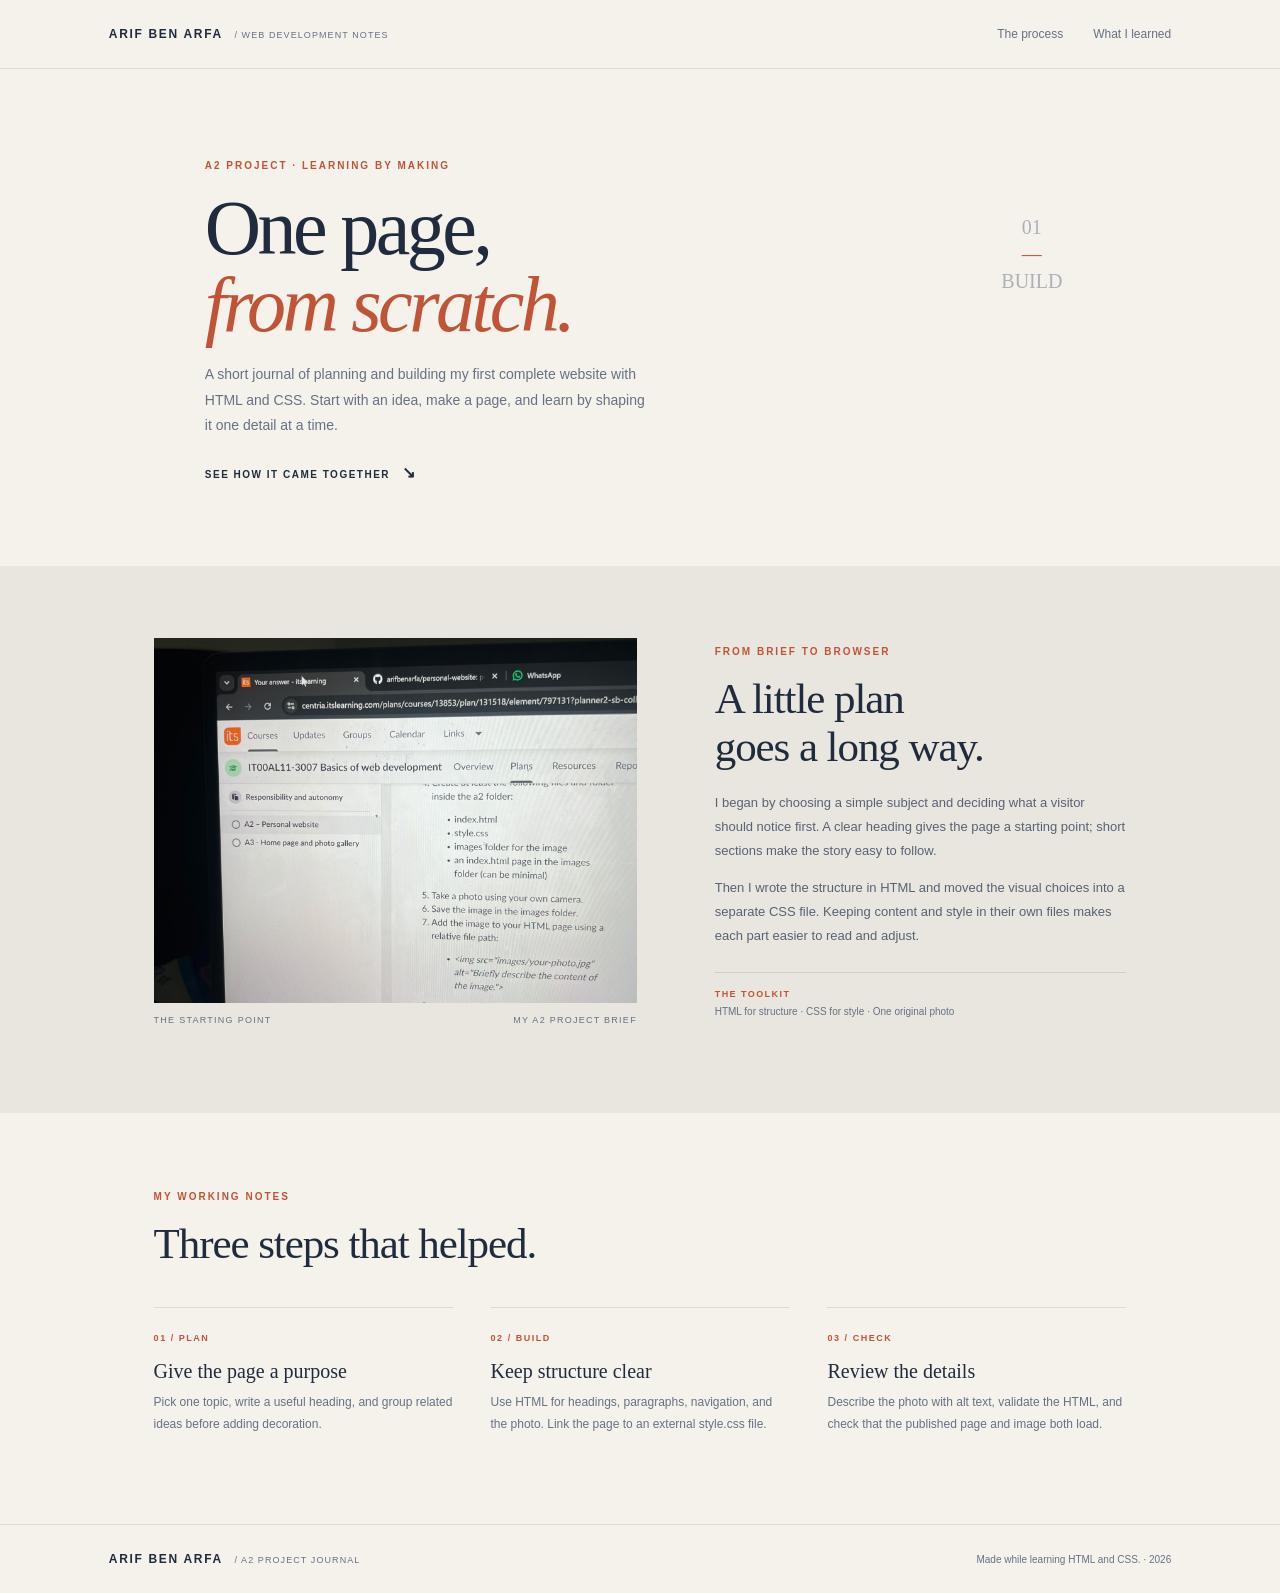
<file: a2/index.html>
<!doctype html>
<!-- Created by Arif Ben Arfa -->
<html lang="en">
<head>
  <meta charset="utf-8">
  <meta name="viewport" content="width=device-width, initial-scale=1">
  <meta name="description" content="A short journal about planning and building my first website with HTML and CSS.">
  <title>One Page, From Scratch | Arif Ben Arfa</title>
  <link rel="stylesheet" href="style.css">
</head>
<body>
  <header class="site-header">
    <a class="wordmark" href="index.html" aria-label="Arif Ben Arfa home">ARIF BEN ARFA<span> / WEB DEVELOPMENT NOTES</span></a>
    <nav aria-label="Main navigation">
      <a href="#process">The process</a>
      <a href="#lessons">What I learned</a>
    </nav>
  </header>

  <main>
    <section class="hero" aria-labelledby="page-title">
      <p class="eyebrow">A2 PROJECT · LEARNING BY MAKING</p>
      <h1 id="page-title">One page,<br><em>from scratch.</em></h1>
      <p class="intro">A short journal of planning and building my first complete website with HTML and CSS. Start with an idea, make a page, and learn by shaping it one detail at a time.</p>
      <a class="text-link" href="#process">SEE HOW IT CAME TOGETHER <span aria-hidden="true">↘</span></a>
      <div class="hero-mark" aria-hidden="true">01<br><span>—</span><br>BUILD</div>
    </section>

    <div class="feature" id="process">
      <figure class="photo-card">
        <img src="images/WhatsApp%20Image%202026-10-11%20at%2015.34.47.jpeg" alt="A close-up photograph of the HTML and CSS website assignment instructions on a screen">
        <figcaption><span>THE STARTING POINT</span><span>MY A2 PROJECT BRIEF</span></figcaption>
      </figure>
      <article class="story">
        <p class="eyebrow">FROM BRIEF TO BROWSER</p>
        <h2 id="process-title">A little plan<br>goes a long way.</h2>
        <p>I began by choosing a simple subject and deciding what a visitor should notice first. A clear heading gives the page a starting point; short sections make the story easy to follow.</p>
        <p>Then I wrote the structure in HTML and moved the visual choices into a separate CSS file. Keeping content and style in their own files makes each part easier to read and adjust.</p>
        <div class="route"><span>THE TOOLKIT</span><span>HTML for structure · CSS for style · One original photo</span></div>
      </article>
    </div>

    <section class="notes" id="lessons" aria-labelledby="lessons-title">
      <p class="eyebrow">MY WORKING NOTES</p>
      <h2 id="lessons-title">Three steps that helped.</h2>
      <div class="note-grid">
        <article><span class="note-number">01 / PLAN</span><h3>Give the page a purpose</h3><p>Pick one topic, write a useful heading, and group related ideas before adding decoration.</p></article>
        <article><span class="note-number">02 / BUILD</span><h3>Keep structure clear</h3><p>Use HTML for headings, paragraphs, navigation, and the photo. Link the page to an external style.css file.</p></article>
        <article><span class="note-number">03 / CHECK</span><h3>Review the details</h3><p>Describe the photo with alt text, validate the HTML, and check that the published page and image both load.</p></article>
      </div>
    </section>
  </main>

  <footer class="site-footer"><a class="wordmark" href="#page-title">ARIF BEN ARFA<span> / A2 PROJECT JOURNAL</span></a><p>Made while learning HTML and CSS. · <span>2026</span></p></footer>
</body>
</html>
</file>
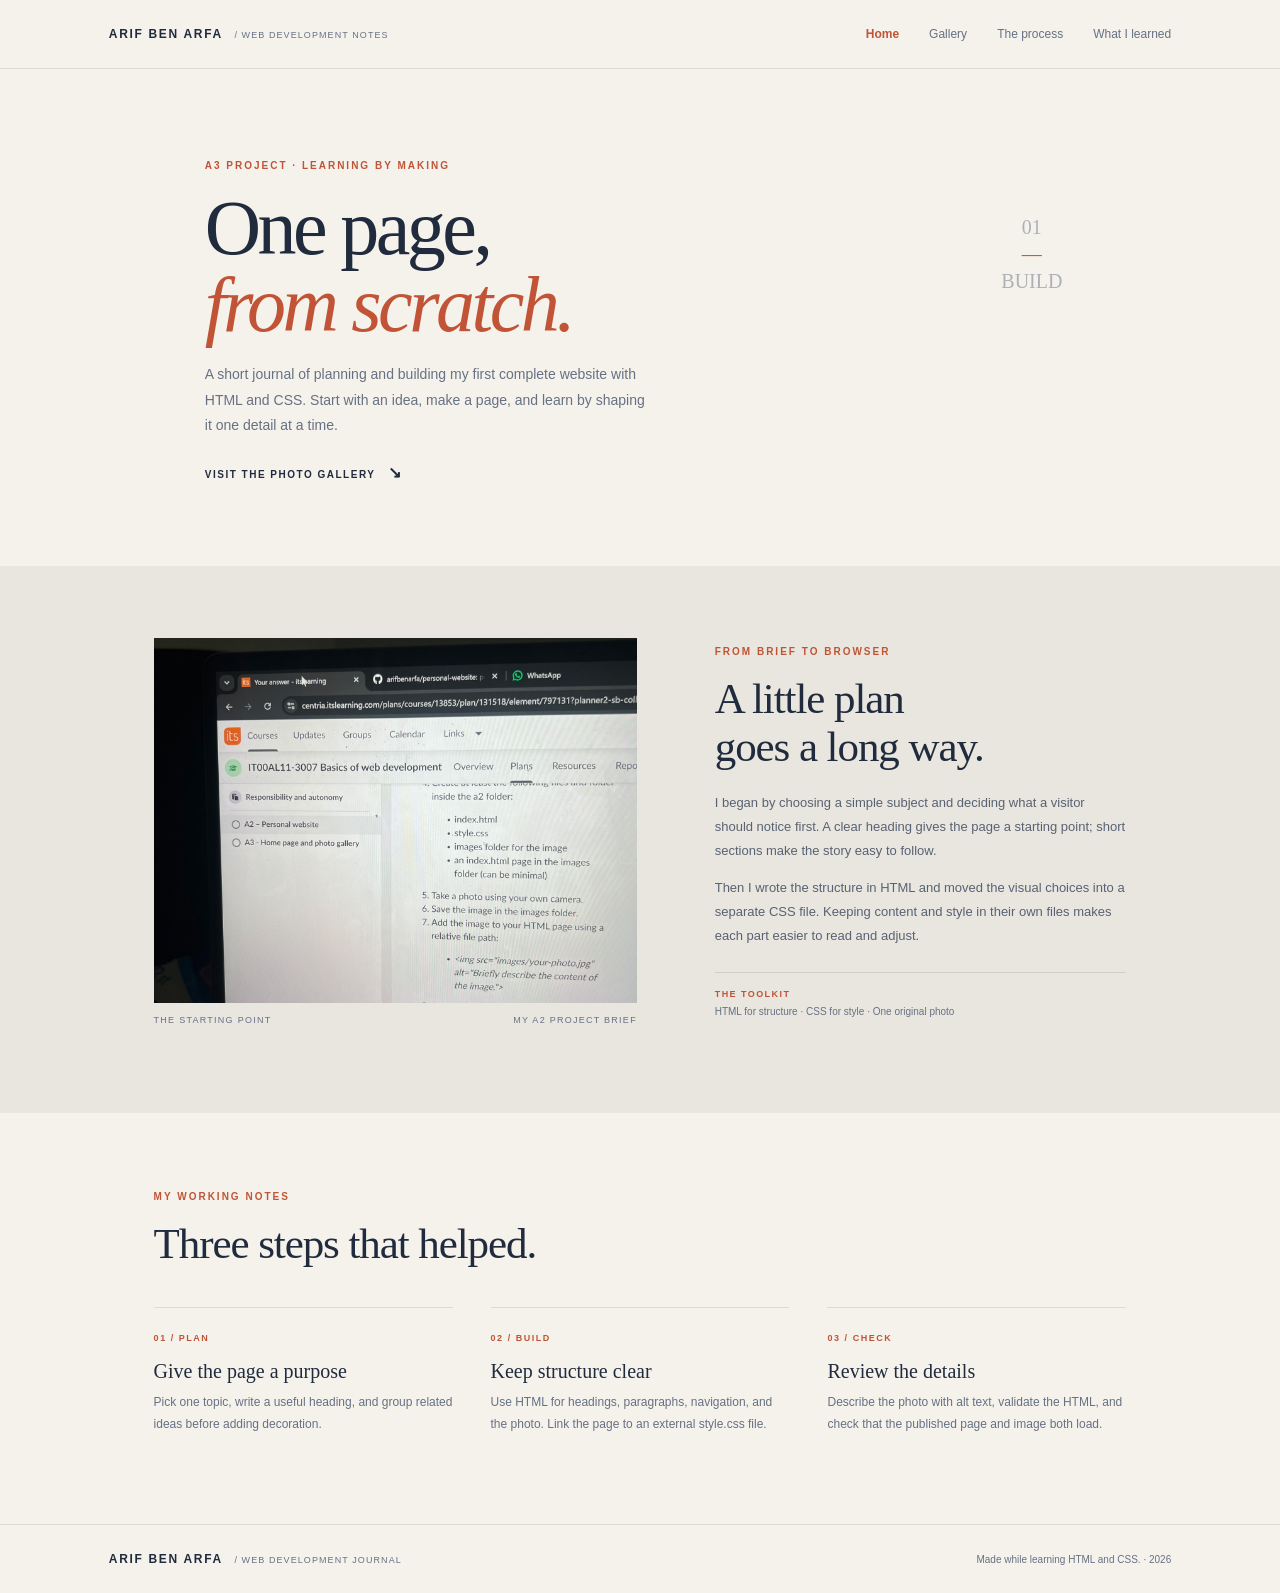
<file: a3/index.html>
<!doctype html>
<!-- Created by Arif Ben Arfa -->
<html lang="en">
<head>
  <meta charset="utf-8">
  <meta name="viewport" content="width=device-width, initial-scale=1">
  <meta name="description" content="A journal about learning web development, with a home page and a gallery of photographs from the process.">
  <title>From Scratch and Beyond | Arif Ben Arfa</title>
  <link rel="stylesheet" href="style.css">
  <link rel="icon" href="favicon.ico">
</head>
<body>
  <header class="site-header">
    <a class="wordmark" href="index.html" aria-label="Arif Ben Arfa home">ARIF BEN ARFA<span> / WEB DEVELOPMENT NOTES</span></a>
    <nav aria-label="Main navigation">
      <a href="index.html" aria-current="page">Home</a>
      <a href="gallery.html">Gallery</a>
      <a href="#process">The process</a>
      <a href="#lessons">What I learned</a>
    </nav>
  </header>

  <main>
    <section class="hero" aria-labelledby="page-title">
      <p class="eyebrow">A3 PROJECT · LEARNING BY MAKING</p>
      <h1 id="page-title">One page,<br><em>from scratch.</em></h1>
      <p class="intro">A short journal of planning and building my first complete website with HTML and CSS. Start with an idea, make a page, and learn by shaping it one detail at a time.</p>
      <a class="text-link" href="gallery.html">VISIT THE PHOTO GALLERY <span aria-hidden="true">↘</span></a>
      <div class="hero-mark" aria-hidden="true">01<br><span>—</span><br>BUILD</div>
    </section>

    <div class="feature" id="process">
      <figure class="photo-card">
        <img src="images/assignment-brief.jpeg" alt="A close-up photograph of the HTML and CSS website assignment instructions on a screen">
        <figcaption><span>THE STARTING POINT</span><span>MY A2 PROJECT BRIEF</span></figcaption>
      </figure>
      <article class="story">
        <p class="eyebrow">FROM BRIEF TO BROWSER</p>
        <h2 id="process-title">A little plan<br>goes a long way.</h2>
        <p>I began by choosing a simple subject and deciding what a visitor should notice first. A clear heading gives the page a starting point; short sections make the story easy to follow.</p>
        <p>Then I wrote the structure in HTML and moved the visual choices into a separate CSS file. Keeping content and style in their own files makes each part easier to read and adjust.</p>
        <div class="route"><span>THE TOOLKIT</span><span>HTML for structure · CSS for style · One original photo</span></div>
      </article>
    </div>

    <section class="notes" id="lessons" aria-labelledby="lessons-title">
      <p class="eyebrow">MY WORKING NOTES</p>
      <h2 id="lessons-title">Three steps that helped.</h2>
      <div class="note-grid">
        <article><span class="note-number">01 / PLAN</span><h3>Give the page a purpose</h3><p>Pick one topic, write a useful heading, and group related ideas before adding decoration.</p></article>
        <article><span class="note-number">02 / BUILD</span><h3>Keep structure clear</h3><p>Use HTML for headings, paragraphs, navigation, and the photo. Link the page to an external style.css file.</p></article>
        <article><span class="note-number">03 / CHECK</span><h3>Review the details</h3><p>Describe the photo with alt text, validate the HTML, and check that the published page and image both load.</p></article>
      </div>
    </section>
  </main>

  <footer class="site-footer"><a class="wordmark" href="#page-title">ARIF BEN ARFA<span> / WEB DEVELOPMENT JOURNAL</span></a><p>Made while learning HTML and CSS. · <span>2026</span></p></footer>
</body>
</html>
</file>
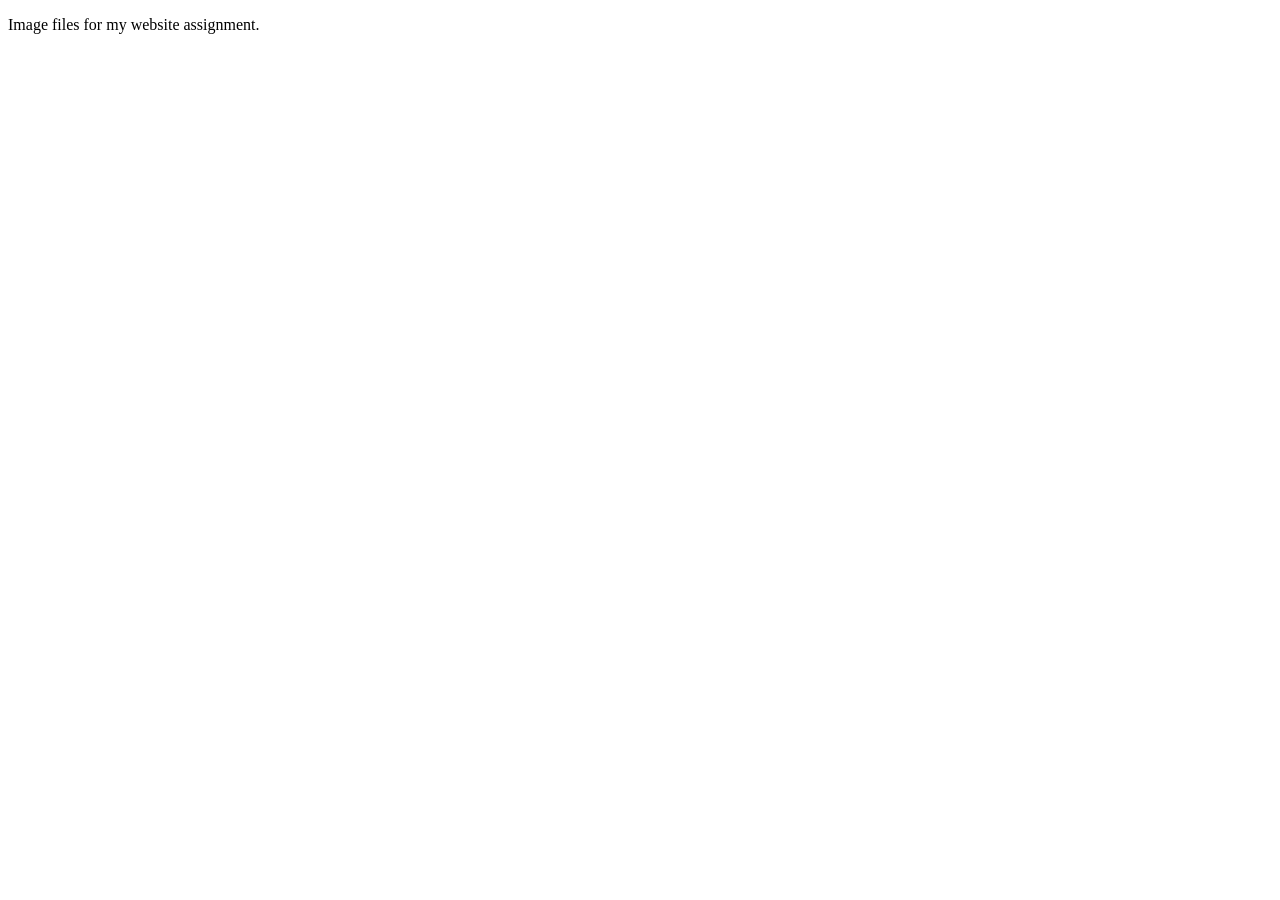
<file: a2/images/index.html>
<!doctype html>
<!-- Created by Arif Ben Arfa -->
<html lang="en">
<head>
  <meta charset="utf-8">
  <meta name="viewport" content="width=device-width, initial-scale=1">
  <title>A2 project images</title>
</head>
<body>
  <p>Image files for my website assignment.</p>
</body>
</html>
</file>
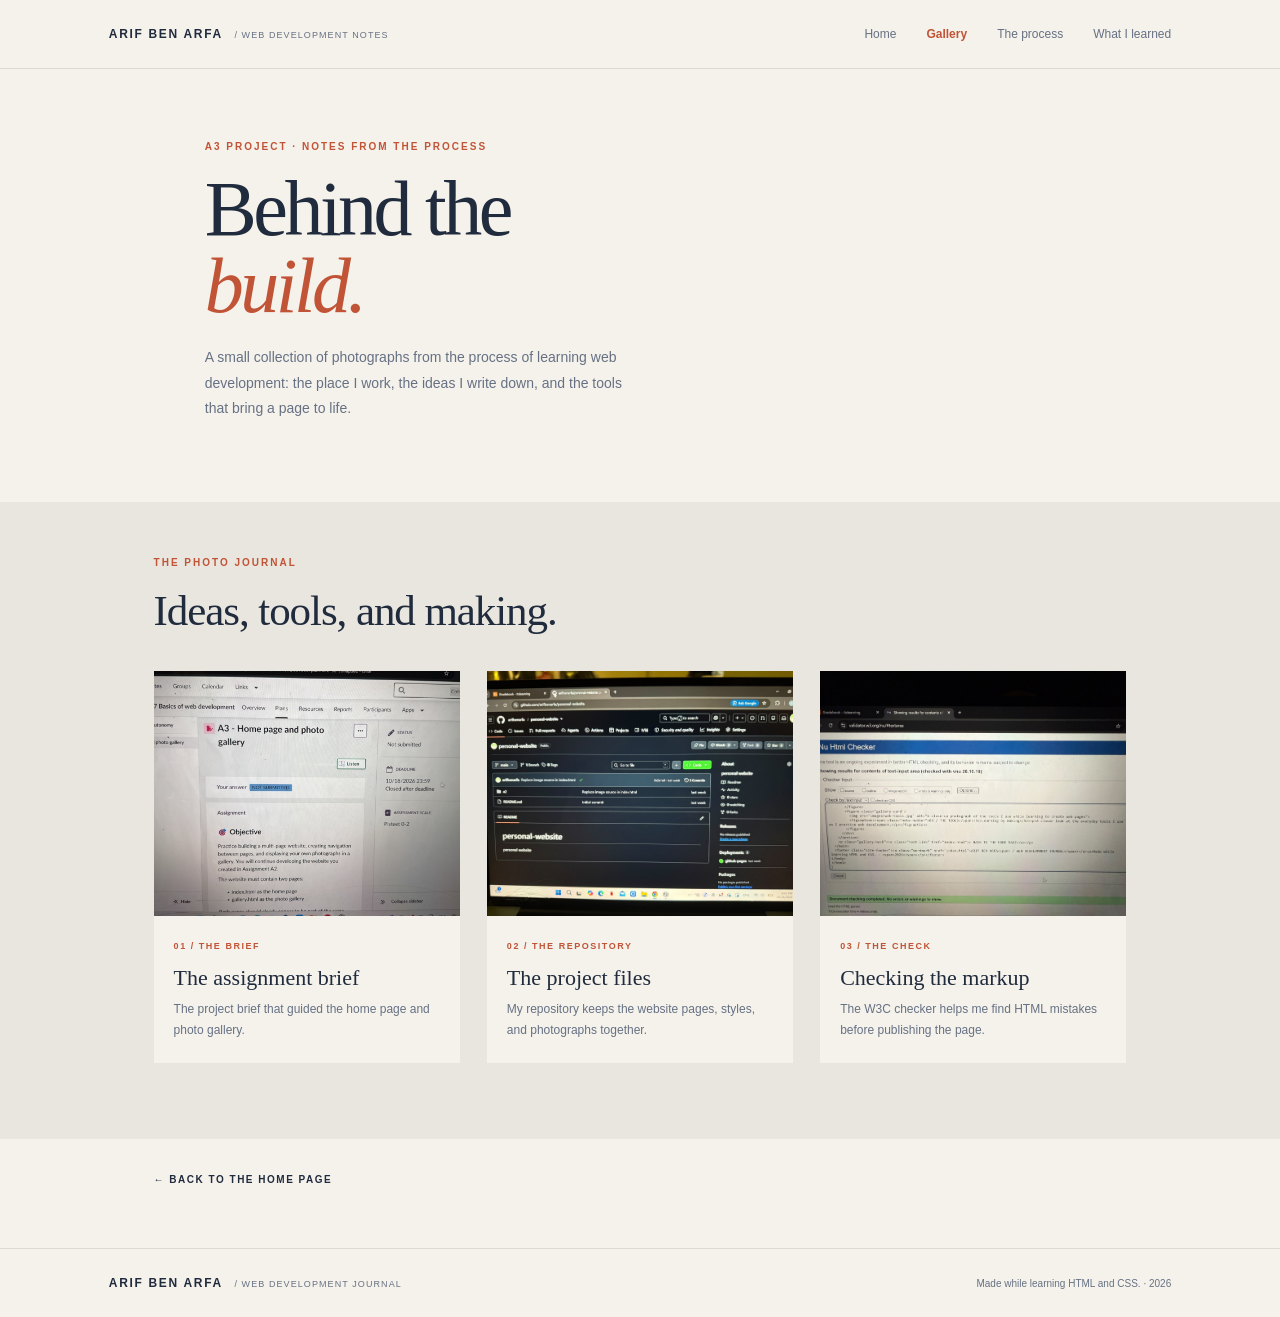
<file: a3/gallery.html>
<!-- Created by Arif Ben Arfa -->
<!doctype html>
<html lang="en">
<head>
  <meta charset="utf-8">
  <meta name="viewport" content="width=device-width, initial-scale=1">
  <meta name="description" content="A photo gallery about the tools and ideas behind my web development project.">
  <title>Behind the Build | Arif Ben Arfa</title>
  <link rel="stylesheet" href="style.css">
  <link rel="icon" href="favicon.ico">
</head>
<body>
  <header class="site-header">
    <a class="wordmark" href="index.html" aria-label="Arif Ben Arfa home">ARIF BEN ARFA<span> / WEB DEVELOPMENT NOTES</span></a>
    <nav aria-label="Main navigation">
      <a href="index.html">Home</a>
      <a href="gallery.html" aria-current="page">Gallery</a>
      <a href="index.html#process">The process</a>
      <a href="index.html#lessons">What I learned</a>
    </nav>
  </header>
  <main>
    <section class="gallery-intro" aria-labelledby="page-title">
      <p class="eyebrow">A3 PROJECT · NOTES FROM THE PROCESS</p>
      <h1 id="page-title">Behind the<br><em>build.</em></h1>
      <p class="intro">A small collection of photographs from the process of learning web development: the place I work, the ideas I write down, and the tools that bring a page to life.</p>
    </section>
    <section class="gallery-section" aria-labelledby="gallery-title">
      <p class="eyebrow">THE PHOTO JOURNAL</p>
      <h2 id="gallery-title">Ideas, tools, and making.</h2>
      <div class="gallery-grid">
        <figure class="gallery-card">
          <img src="images/a3-itslearning-brief.jpeg" alt="A camera photograph of the A3 personal website and photo gallery assignment open in itslearning">
          <figcaption><span class="note-number">01 / THE BRIEF</span><h3>The assignment brief</h3><p>The project brief that guided the home page and photo gallery.</p></figcaption>
        </figure>
        <figure class="gallery-card">
          <img src="images/a3-github-repository.jpeg" alt="A camera photograph of my GitHub personal-website repository open on a laptop">
          <figcaption><span class="note-number">02 / THE REPOSITORY</span><h3>The project files</h3><p>My repository keeps the website pages, styles, and photographs together.</p></figcaption>
        </figure>
        <figure class="gallery-card">
          <img src="images/a3-w3c-validation.jpeg" alt="A camera photograph of the W3C Nu HTML Checker showing no errors or warnings for my gallery">
          <figcaption><span class="note-number">03 / THE CHECK</span><h3>Checking the markup</h3><p>The W3C checker helps me find HTML mistakes before publishing the page.</p></figcaption>
        </figure>
      </div>
    </section>
    <p class="gallery-back"><a class="text-link" href="index.html">← BACK TO THE HOME PAGE</a></p>
  </main>
  <footer class="site-footer"><a class="wordmark" href="index.html">ARIF BEN ARFA<span> / WEB DEVELOPMENT JOURNAL</span></a><p>Made while learning HTML and CSS. · <span>2026</span></p></footer>
</body>
</html>
</file>
<file: a2/style.css>
/* Created by Arif Ben Arfa */

:root {
  color-scheme: light;
  --ink: #202b3d;
  --muted: #667183;
  --paper: #f5f2ec;
  --accent: #c15436;
  --line: #dedbd3;
}

* { box-sizing: border-box; }
html { scroll-behavior: smooth; }
body { margin: 0; background: var(--paper); color: var(--ink); font-family: Arial, Helvetica, sans-serif; }
a { color: inherit; }
.site-header, .site-footer { display: flex; align-items: center; justify-content: space-between; padding: 27px 8.5%; }
.site-header { border-bottom: 1px solid var(--line); }
.wordmark { font-size: 12px; font-weight: 700; letter-spacing: .14em; text-decoration: none; }
.wordmark span { margin-left: 8px; color: var(--muted); font-size: 9px; font-weight: 500; letter-spacing: .12em; }
nav { display: flex; gap: 30px; }
nav a { color: var(--muted); font-size: 12px; text-decoration: none; }
nav a:hover, .text-link:hover { color: var(--accent); }
.hero { position: relative; min-height: 470px; padding: 91px 16% 84px; overflow: hidden; }
.eyebrow { margin: 0 0 18px; color: var(--accent); font-size: 10px; font-weight: 700; letter-spacing: .2em; }
h1, h2, h3, p { margin-top: 0; }
h1, h2 { font-family: Georgia, 'Times New Roman', serif; font-weight: 500; }
h1 { margin-bottom: 19px; font-size: 78px; letter-spacing: -.045em; line-height: .99; }
h1 em { color: var(--accent); }
.intro { max-width: 440px; margin-bottom: 25px; color: var(--muted); font-size: 14px; line-height: 1.8; }
.text-link { color: var(--ink); font-size: 10px; font-weight: 700; letter-spacing: .15em; text-decoration: none; }
.text-link span { padding-left: 8px; font-size: 16px; }
.hero-mark { position: absolute; top: 145px; right: 17%; color: #adb1b7; font-family: Georgia, 'Times New Roman', serif; font-size: 20px; line-height: 1.35; text-align: center; }
.hero-mark span { color: var(--accent); }
.feature { display: grid; grid-template-columns: 1.08fr .92fr; gap: 8%; align-items: center; padding: 72px 12% 88px; background: #e9e6df; }
.photo-card { margin: 0; }
.photo-card img { display: block; width: 100%; height: 365px; background: #d6d1c8; object-fit: cover; }
.photo-card figcaption { display: flex; justify-content: space-between; margin-top: 12px; color: var(--muted); font-size: 9px; letter-spacing: .14em; }
.story h2, .notes h2 { margin-bottom: 20px; font-size: 43px; letter-spacing: -.025em; line-height: 1.12; }
.story > p:not(.eyebrow) { color: #586273; font-size: 13px; line-height: 1.85; }
.route { display: flex; flex-direction: column; gap: 7px; margin-top: 24px; padding-top: 16px; border-top: 1px solid #d2cec6; color: var(--muted); font-size: 10px; }
.route span:first-child { color: var(--accent); font-size: 9px; font-weight: 700; letter-spacing: .16em; }
.notes { padding: 78px 12% 89px; }
.notes h2 { margin-bottom: 39px; }
.note-grid { display: grid; grid-template-columns: repeat(3, 1fr); gap: 38px; }
.note-grid article { padding-top: 19px; border-top: 1px solid var(--line); }
.note-number { color: var(--accent); font-size: 9px; font-weight: 700; letter-spacing: .17em; }
.note-grid h3 { margin: 15px 0 9px; font-family: Georgia, 'Times New Roman', serif; font-size: 20px; font-weight: 500; }
.note-grid p { margin-bottom: 0; color: var(--muted); font-size: 12px; line-height: 1.8; }
.site-footer { border-top: 1px solid var(--line); }
.site-footer p { margin: 0; color: var(--muted); font-size: 10px; }
</file>
<file: a3/style.css>
/* Created by Arif Ben Arfa */

:root {
  color-scheme: light;
  --ink: #202b3d;
  --muted: #667183;
  --paper: #f5f2ec;
  --accent: #c15436;
  --line: #dedbd3;
}

* { box-sizing: border-box; }
html { scroll-behavior: smooth; }
body { margin: 0; background: var(--paper); color: var(--ink); font-family: Arial, Helvetica, sans-serif; }
a { color: inherit; }
.site-header, .site-footer { display: flex; align-items: center; justify-content: space-between; padding: 27px 8.5%; }
.site-header { border-bottom: 1px solid var(--line); }
.wordmark { font-size: 12px; font-weight: 700; letter-spacing: .14em; text-decoration: none; }
.wordmark span { margin-left: 8px; color: var(--muted); font-size: 9px; font-weight: 500; letter-spacing: .12em; }
nav { display: flex; gap: 30px; }
nav a { color: var(--muted); font-size: 12px; text-decoration: none; }
nav a:hover, .text-link:hover { color: var(--accent); }
.hero { position: relative; min-height: 470px; padding: 91px 16% 84px; overflow: hidden; }
.eyebrow { margin: 0 0 18px; color: var(--accent); font-size: 10px; font-weight: 700; letter-spacing: .2em; }
h1, h2, h3, p { margin-top: 0; }
h1, h2 { font-family: Georgia, 'Times New Roman', serif; font-weight: 500; }
h1 { margin-bottom: 19px; font-size: 78px; letter-spacing: -.045em; line-height: .99; }
h1 em { color: var(--accent); }
.intro { max-width: 440px; margin-bottom: 25px; color: var(--muted); font-size: 14px; line-height: 1.8; }
.text-link { color: var(--ink); font-size: 10px; font-weight: 700; letter-spacing: .15em; text-decoration: none; }
.text-link span { padding-left: 8px; font-size: 16px; }
.hero-mark { position: absolute; top: 145px; right: 17%; color: #adb1b7; font-family: Georgia, 'Times New Roman', serif; font-size: 20px; line-height: 1.35; text-align: center; }
.hero-mark span { color: var(--accent); }
.feature { display: grid; grid-template-columns: 1.08fr .92fr; gap: 8%; align-items: center; padding: 72px 12% 88px; background: #e9e6df; }
.photo-card { margin: 0; }
.photo-card img { display: block; width: 100%; height: 365px; background: #d6d1c8; object-fit: cover; }
.photo-card figcaption { display: flex; justify-content: space-between; margin-top: 12px; color: var(--muted); font-size: 9px; letter-spacing: .14em; }
.story h2, .notes h2 { margin-bottom: 20px; font-size: 43px; letter-spacing: -.025em; line-height: 1.12; }
.story > p:not(.eyebrow) { color: #586273; font-size: 13px; line-height: 1.85; }
.route { display: flex; flex-direction: column; gap: 7px; margin-top: 24px; padding-top: 16px; border-top: 1px solid #d2cec6; color: var(--muted); font-size: 10px; }
.route span:first-child { color: var(--accent); font-size: 9px; font-weight: 700; letter-spacing: .16em; }
.notes { padding: 78px 12% 89px; }
.notes h2 { margin-bottom: 39px; }
.note-grid { display: grid; grid-template-columns: repeat(3, 1fr); gap: 38px; }
.note-grid article { padding-top: 19px; border-top: 1px solid var(--line); }
.note-number { color: var(--accent); font-size: 9px; font-weight: 700; letter-spacing: .17em; }
.note-grid h3 { margin: 15px 0 9px; font-family: Georgia, 'Times New Roman', serif; font-size: 20px; font-weight: 500; }
.note-grid p { margin-bottom: 0; color: var(--muted); font-size: 12px; line-height: 1.8; }
.site-footer { border-top: 1px solid var(--line); }
.site-footer p { margin: 0; color: var(--muted); font-size: 10px; }

/* A3 shared navigation and gallery styles */
nav a[aria-current="page"] { color: var(--accent); font-weight: 700; }
.gallery-intro { padding: 72px 16% 56px; }
.gallery-intro h1 { margin-bottom: 21px; }
.gallery-section { padding: 55px 12% 76px; background: #e9e6df; }
.gallery-section > h2 { margin: 0 0 36px; font-family: Georgia, 'Times New Roman', serif; font-size: 43px; font-weight: 500; letter-spacing: -.025em; }
.gallery-grid { display: grid; grid-template-columns: repeat(3, 1fr); gap: 27px; }
.gallery-card { margin: 0; background: var(--paper); }
.gallery-card img { display: block; width: 100%; height: 245px; background: #d6d1c8; object-fit: cover; }
.gallery-card figcaption { padding: 19px 20px 22px; }
.gallery-card h3 { margin: 12px 0 8px; font-family: Georgia, 'Times New Roman', serif; font-size: 22px; font-weight: 500; }
.gallery-card figcaption p { margin-bottom: 0; color: var(--muted); font-size: 12px; line-height: 1.75; }
.gallery-back { padding: 30px 12% 45px; }
</file>
